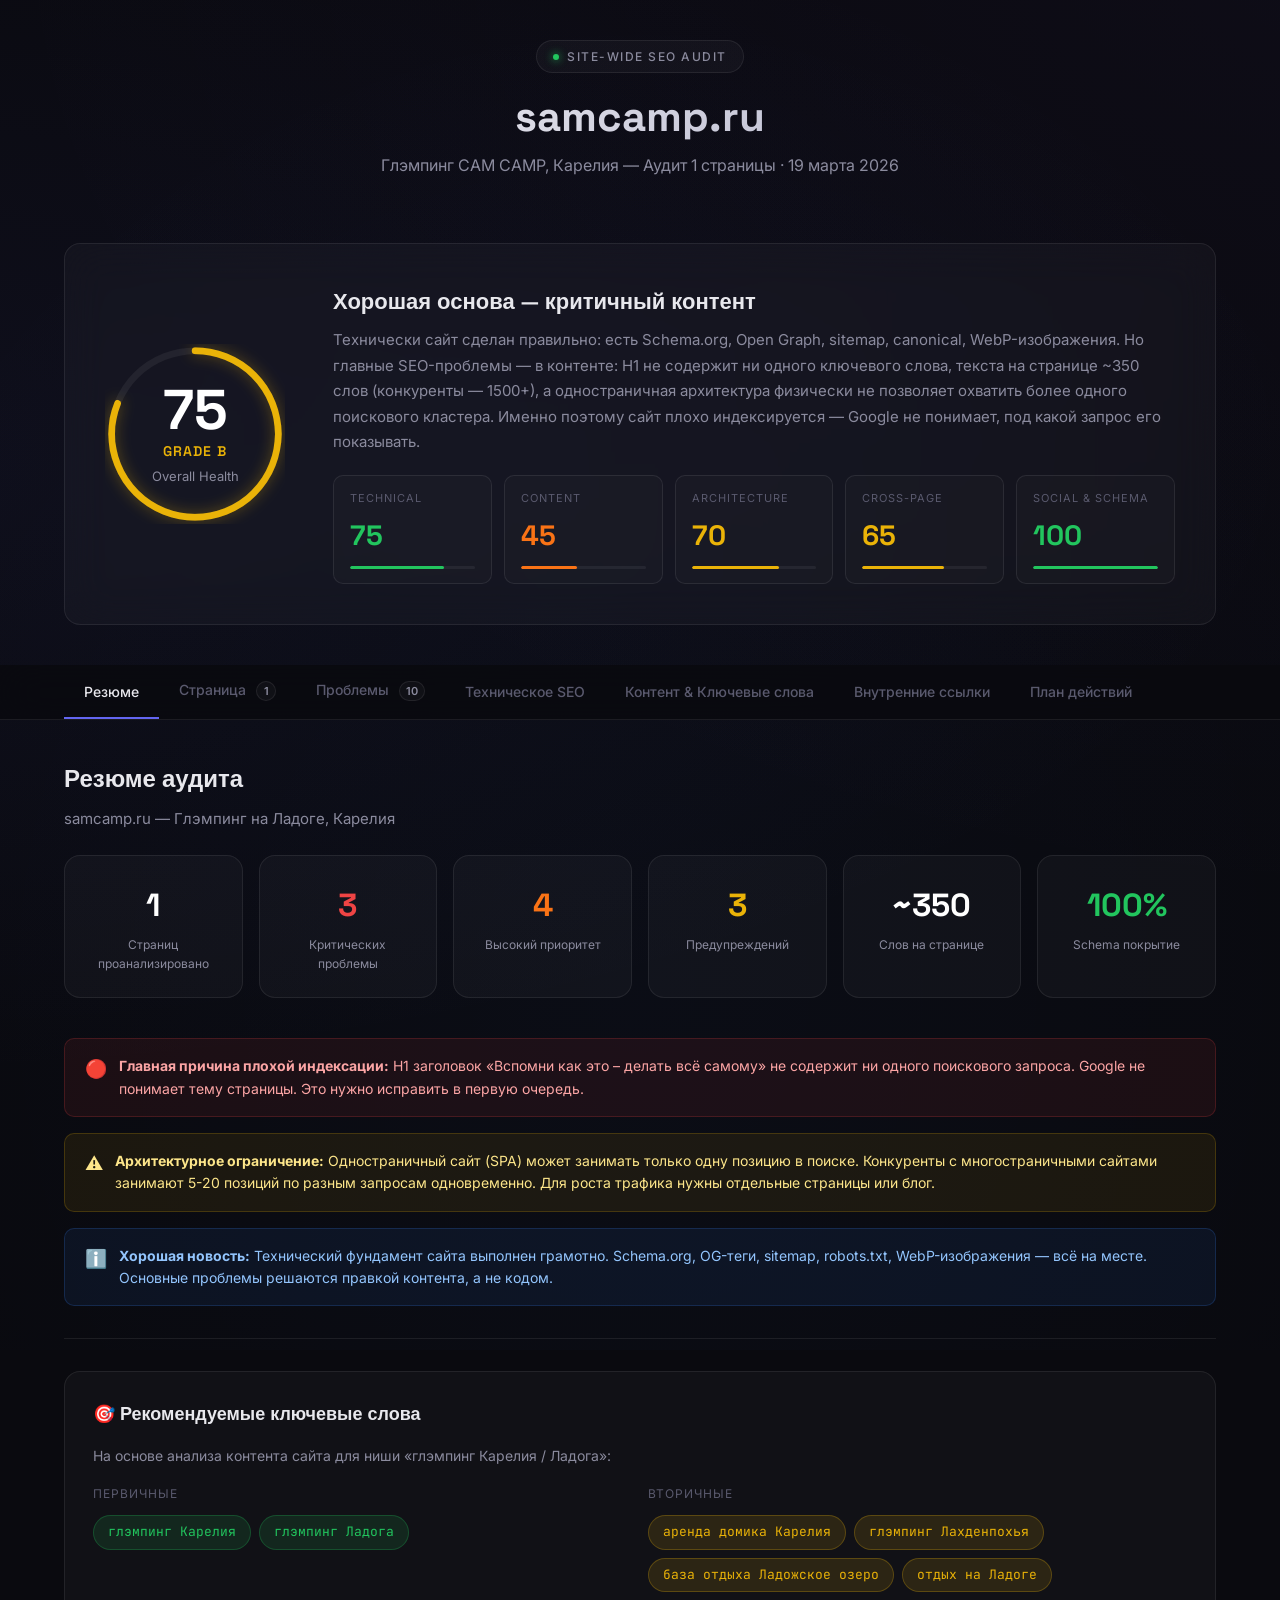
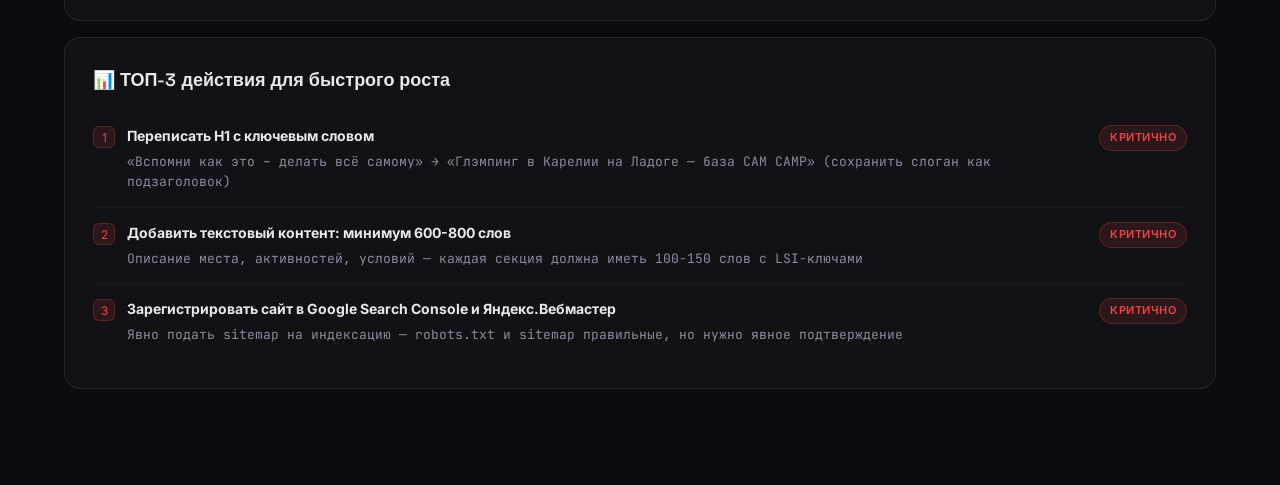
<file: seo-audit-samcamp.html>
<!DOCTYPE html>
<html lang="ru">
<head>
<meta charset="UTF-8">
<meta name="viewport" content="width=device-width, initial-scale=1.0">
<title>SEO Audit — samcamp.ru</title>
<style>
  @import url('https://fonts.googleapis.com/css2?family=Space+Grotesk:wght@400;500;600;700&family=Inter:wght@400;500;600&family=JetBrains+Mono:wght@400;500&display=swap');

  * { margin: 0; padding: 0; box-sizing: border-box; }

  :root {
    --bg: #0a0a0f;
    --bg-card: rgba(255,255,255,0.03);
    --bg-card-hover: rgba(255,255,255,0.06);
    --border: rgba(255,255,255,0.08);
    --border-hover: rgba(255,255,255,0.15);
    --text: #e8e8ed;
    --text-secondary: #8b8b9e;
    --text-muted: #5a5a6e;
    --accent: #6366f1;
    --accent-glow: rgba(99,102,241,0.3);
    --green: #22c55e;
    --green-bg: rgba(34,197,94,0.12);
    --green-border: rgba(34,197,94,0.25);
    --yellow: #eab308;
    --yellow-bg: rgba(234,179,8,0.12);
    --yellow-border: rgba(234,179,8,0.25);
    --red: #ef4444;
    --red-bg: rgba(239,68,68,0.12);
    --red-border: rgba(239,68,68,0.25);
    --blue: #3b82f6;
    --blue-bg: rgba(59,130,246,0.12);
    --orange: #f97316;
    --orange-bg: rgba(249,115,22,0.12);
    --orange-border: rgba(249,115,22,0.25);
    --purple: #a78bfa;
    --purple-bg: rgba(167,139,250,0.08);
    --purple-border: rgba(167,139,250,0.15);
    --radius: 16px;
    --radius-sm: 10px;
    --radius-xs: 6px;
  }

  ::selection { background: var(--accent); color: white; }

  body {
    font-family: 'Inter', -apple-system, BlinkMacSystemFont, sans-serif;
    background: var(--bg);
    color: var(--text);
    line-height: 1.6;
    min-height: 100vh;
    overflow-x: hidden;
  }

  body::before {
    content: '';
    position: fixed;
    top: -50%; left: -50%;
    width: 200%; height: 200%;
    background: radial-gradient(ellipse at 20% 50%, rgba(99,102,241,0.06) 0%, transparent 50%),
                radial-gradient(ellipse at 80% 20%, rgba(139,92,246,0.04) 0%, transparent 50%),
                radial-gradient(ellipse at 50% 80%, rgba(59,130,246,0.03) 0%, transparent 50%);
    z-index: -1;
    animation: ambientDrift 20s ease-in-out infinite;
  }
  @keyframes ambientDrift {
    0%, 100% { transform: translate(0, 0); }
    33% { transform: translate(-2%, 1%); }
    66% { transform: translate(1%, -1%); }
  }

  ::-webkit-scrollbar { width: 6px; }
  ::-webkit-scrollbar-track { background: transparent; }
  ::-webkit-scrollbar-thumb { background: rgba(255,255,255,0.1); border-radius: 3px; }
  ::-webkit-scrollbar-thumb:hover { background: rgba(255,255,255,0.2); }

  .container { max-width: 1200px; margin: 0 auto; padding: 0 24px; }

  .header { padding: 40px 0 0; text-align: center; }
  .header-badge {
    display: inline-flex; align-items: center; gap: 8px;
    padding: 6px 16px;
    background: var(--bg-card); border: 1px solid var(--border);
    border-radius: 100px; font-size: 12px; font-weight: 500;
    color: var(--text-secondary); text-transform: uppercase;
    letter-spacing: 1.5px; margin-bottom: 20px;
  }
  .header-badge .dot {
    width: 6px; height: 6px; border-radius: 50%;
    background: var(--green); box-shadow: 0 0 8px var(--green);
    animation: pulse 2s ease-in-out infinite;
  }
  @keyframes pulse { 0%, 100% { opacity: 1; } 50% { opacity: 0.4; } }

  .header h1 {
    font-family: 'Space Grotesk', sans-serif;
    font-size: 42px; font-weight: 700; line-height: 1.15;
    margin-bottom: 12px;
    background: linear-gradient(135deg, #fff 0%, #a5a5c0 100%);
    -webkit-background-clip: text; -webkit-text-fill-color: transparent;
  }
  .header .subtitle { font-size: 16px; color: var(--text-secondary); margin-bottom: 32px; }

  .score-section {
    display: flex; align-items: center; gap: 48px;
    margin-bottom: 40px; padding: 40px;
    background: var(--bg-card); border: 1px solid var(--border);
    border-radius: var(--radius); backdrop-filter: blur(20px);
  }
  .score-circle-wrap { position: relative; flex-shrink: 0; }
  .score-circle {
    width: 180px; height: 180px; border-radius: 50%;
    display: flex; align-items: center; justify-content: center;
    flex-direction: column; position: relative;
  }
  .score-circle svg {
    position: absolute; top: 0; left: 0;
    width: 100%; height: 100%; transform: rotate(-90deg);
  }
  .score-circle svg circle { fill: none; stroke-width: 6; stroke-linecap: round; }
  .score-circle svg .bg-ring { stroke: rgba(255,255,255,0.06); }
  .score-circle svg .progress-ring {
    stroke: var(--yellow); stroke-dasharray: 502; stroke-dashoffset: 126;
    filter: drop-shadow(0 0 6px rgba(234,179,8,0.4));
    transition: stroke-dashoffset 1.5s ease-out;
  }
  .score-number {
    font-family: 'Space Grotesk', sans-serif; font-size: 56px; font-weight: 700;
    line-height: 1; color: white; position: relative; z-index: 1;
  }
  .score-grade {
    font-family: 'Space Grotesk', sans-serif; font-size: 14px; font-weight: 600;
    color: var(--yellow); text-transform: uppercase; letter-spacing: 1px;
    position: relative; z-index: 1; margin-top: 2px;
  }
  .score-label { font-size: 13px; color: var(--text-secondary); position: relative; z-index: 1; margin-top: 4px; }
  .score-details { flex: 1; }
  .score-details h2 {
    font-family: 'Space Grotesk', sans-serif; font-size: 22px; font-weight: 600; margin-bottom: 8px;
  }
  .score-details p { color: var(--text-secondary); font-size: 15px; line-height: 1.7; margin-bottom: 20px; }

  .sub-scores { display: grid; grid-template-columns: repeat(auto-fit, minmax(120px, 1fr)); gap: 12px; }
  .sub-score {
    padding: 14px 16px; background: rgba(255,255,255,0.02);
    border: 1px solid var(--border); border-radius: var(--radius-sm);
  }
  .sub-score-label { font-size: 11px; text-transform: uppercase; letter-spacing: 1px; color: var(--text-muted); margin-bottom: 6px; }
  .sub-score-value { font-family: 'Space Grotesk', sans-serif; font-size: 28px; font-weight: 700; }
  .sub-score-bar { height: 3px; border-radius: 2px; background: rgba(255,255,255,0.06); margin-top: 8px; overflow: hidden; }
  .sub-score-bar-fill { height: 100%; border-radius: 2px; transition: width 1s ease-out; }

  .tabs {
    position: sticky; top: 0; z-index: 100;
    background: rgba(10,10,15,0.85); backdrop-filter: blur(20px);
    border-bottom: 1px solid var(--border);
  }
  .tabs-inner {
    max-width: 1200px; margin: 0 auto; padding: 0 24px;
    display: flex; gap: 0; overflow-x: auto; scrollbar-width: none;
  }
  .tabs-inner::-webkit-scrollbar { display: none; }
  .tab-btn {
    padding: 16px 20px; font-family: 'Inter', sans-serif; font-size: 14px;
    font-weight: 500; color: var(--text-muted); background: none; border: none;
    border-bottom: 2px solid transparent; cursor: pointer; white-space: nowrap; transition: all 0.2s;
  }
  .tab-btn:hover { color: var(--text-secondary); }
  .tab-btn.active { color: var(--text); border-bottom-color: var(--accent); }
  .tab-btn .tab-count {
    display: inline-flex; align-items: center; justify-content: center;
    min-width: 20px; height: 20px; padding: 0 6px;
    background: var(--bg-card); border: 1px solid var(--border);
    border-radius: 100px; font-size: 11px; font-weight: 600;
    margin-left: 6px; color: var(--text-secondary);
  }
  .tab-btn.active .tab-count { background: var(--accent); border-color: var(--accent); color: white; }

  .tab-content { display: none; padding: 40px 0 80px; }
  .tab-content.active { display: block; }

  .stats-grid { display: grid; grid-template-columns: repeat(6, 1fr); gap: 16px; margin-bottom: 40px; }
  .stat-card {
    padding: 24px; background: var(--bg-card); border: 1px solid var(--border);
    border-radius: var(--radius); text-align: center; transition: border-color 0.2s;
  }
  .stat-card:hover { border-color: var(--border-hover); }
  .stat-value { font-family: 'Space Grotesk', sans-serif; font-size: 32px; font-weight: 700; color: white; margin-bottom: 4px; }
  .stat-label { font-size: 12px; color: var(--text-secondary); }

  .card {
    background: var(--bg-card); border: 1px solid var(--border);
    border-radius: var(--radius); padding: 28px; margin-bottom: 16px; transition: border-color 0.2s;
  }
  .card:hover { border-color: var(--border-hover); }
  .card-title {
    font-family: 'Space Grotesk', sans-serif; font-size: 18px; font-weight: 600;
    display: flex; align-items: center; gap: 12px;
  }

  .section-title { font-family: 'Space Grotesk', sans-serif; font-size: 24px; font-weight: 700; margin-bottom: 8px; }
  .section-subtitle { color: var(--text-secondary); font-size: 15px; margin-bottom: 24px; }

  .checklist-item {
    display: flex; align-items: flex-start; gap: 12px;
    padding: 14px 0; border-bottom: 1px solid rgba(255,255,255,0.04);
  }
  .checklist-item:last-child { border-bottom: none; }
  .check-icon {
    width: 22px; height: 22px; border-radius: 6px; flex-shrink: 0;
    display: flex; align-items: center; justify-content: center;
    font-size: 12px; margin-top: 1px;
  }
  .check-icon.pass { background: var(--green-bg); color: var(--green); border: 1px solid var(--green-border); }
  .check-icon.fail { background: var(--red-bg); color: var(--red); border: 1px solid var(--red-border); }
  .check-icon.warn { background: var(--yellow-bg); color: var(--yellow); border: 1px solid var(--yellow-border); }
  .check-text { font-size: 14px; color: var(--text); flex: 1; }
  .check-sub { font-size: 13px; color: var(--text-secondary); margin-top: 4px; font-family: 'JetBrains Mono', monospace; }

  .badge {
    display: inline-flex; align-items: center; padding: 3px 10px;
    border-radius: 100px; font-size: 11px; font-weight: 600; text-transform: uppercase; letter-spacing: 0.5px;
  }
  .badge-red { background: var(--red-bg); color: var(--red); border: 1px solid var(--red-border); }
  .badge-yellow { background: var(--yellow-bg); color: var(--yellow); border: 1px solid var(--yellow-border); }
  .badge-green { background: var(--green-bg); color: var(--green); border: 1px solid var(--green-border); }
  .badge-orange { background: var(--orange-bg); color: var(--orange); border: 1px solid var(--orange-border); }

  .action-item {
    background: var(--bg-card); border: 1px solid var(--border);
    border-radius: var(--radius-sm); padding: 24px; margin-bottom: 12px;
    display: flex; gap: 20px; align-items: flex-start; transition: border-color 0.2s;
  }
  .action-item:hover { border-color: var(--border-hover); }
  .action-item.critical { border-left: 3px solid var(--red); }
  .action-item.high { border-left: 3px solid var(--orange); }
  .action-item.medium { border-left: 3px solid var(--yellow); }
  .action-item.low { border-left: 3px solid var(--text-muted); }
  .action-number {
    font-family: 'Space Grotesk', sans-serif; font-size: 24px; font-weight: 700;
    color: var(--accent); flex-shrink: 0; width: 36px; text-align: center; opacity: 0.5;
  }
  .action-content { flex: 1; }
  .action-title { font-weight: 600; font-size: 15px; margin-bottom: 6px; }
  .action-desc { font-size: 14px; color: var(--text-secondary); line-height: 1.6; }
  .action-impact { margin-top: 8px; font-size: 13px; font-weight: 500; }
  .action-impact.high { color: var(--red); }
  .action-impact.medium { color: var(--yellow); }
  .action-impact.low { color: var(--text-muted); }

  .page-table { width: 100%; border-collapse: collapse; }
  .page-table th {
    text-align: left; padding: 12px 16px; font-size: 11px;
    text-transform: uppercase; letter-spacing: 1px; color: var(--text-muted);
    border-bottom: 1px solid var(--border); font-weight: 600;
  }
  .page-table td {
    padding: 12px 16px; font-size: 14px;
    border-bottom: 1px solid rgba(255,255,255,0.03); vertical-align: top;
  }
  .page-table tr:hover td { background: rgba(255,255,255,0.02); }
  .page-url { font-family: 'JetBrains Mono', monospace; font-size: 13px; color: var(--accent); }

  .lsi-cloud { display: flex; flex-wrap: wrap; gap: 8px; margin-top: 12px; }
  .lsi-tag {
    padding: 6px 14px; border-radius: 100px; font-size: 13px;
    font-family: 'JetBrains Mono', monospace; transition: all 0.2s;
  }
  .lsi-tag.found { background: var(--green-bg); border: 1px solid var(--green-border); color: var(--green); }
  .lsi-tag.missing { background: var(--red-bg); border: 1px solid var(--red-border); color: var(--red); opacity: 0.8; }
  .lsi-tag.partial { background: var(--yellow-bg); border: 1px solid var(--yellow-border); color: var(--yellow); }

  .grid-2 { display: grid; grid-template-columns: 1fr 1fr; gap: 16px; }
  .grid-3 { display: grid; grid-template-columns: 1fr 1fr 1fr; gap: 16px; }

  .info-row { display: flex; justify-content: space-between; align-items: flex-start; padding: 10px 0; border-bottom: 1px solid rgba(255,255,255,0.04); }
  .info-row:last-child { border-bottom: none; }
  .info-key { font-size: 13px; color: var(--text-secondary); flex-shrink: 0; margin-right: 16px; }
  .info-val { font-size: 13px; color: var(--text); text-align: right; font-family: 'JetBrains Mono', monospace; }

  .alert-box {
    padding: 16px 20px; border-radius: var(--radius-sm); margin-bottom: 16px;
    display: flex; align-items: flex-start; gap: 12px; font-size: 14px;
  }
  .alert-box.critical { background: rgba(239,68,68,0.08); border: 1px solid rgba(239,68,68,0.2); color: #fca5a5; }
  .alert-box.warning { background: rgba(234,179,8,0.08); border: 1px solid rgba(234,179,8,0.2); color: #fde68a; }
  .alert-box.info { background: rgba(59,130,246,0.08); border: 1px solid rgba(59,130,246,0.2); color: #93c5fd; }
  .alert-icon { font-size: 18px; flex-shrink: 0; }

  code {
    font-family: 'JetBrains Mono', monospace; font-size: 13px;
    background: rgba(255,255,255,0.06); padding: 2px 8px; border-radius: 4px; color: var(--purple);
  }

  .divider { height: 1px; background: var(--border); margin: 32px 0; }

  @media (max-width: 900px) {
    .stats-grid { grid-template-columns: repeat(3, 1fr); }
    .grid-2 { grid-template-columns: 1fr; }
    .grid-3 { grid-template-columns: 1fr 1fr; }
  }
  @media (max-width: 640px) {
    .header h1 { font-size: 28px; }
    .score-section { flex-direction: column; text-align: center; padding: 24px; gap: 24px; }
    .stats-grid { grid-template-columns: repeat(2, 1fr); }
    .sub-scores { grid-template-columns: repeat(2, 1fr); }
    .grid-3 { grid-template-columns: 1fr; }
  }
</style>
</head>
<body>

<div class="header">
  <div class="container">
    <div class="header-badge"><span class="dot"></span> Site-Wide SEO Audit</div>
    <h1>samcamp.ru</h1>
    <p class="subtitle">Глэмпинг САМ CAMP, Карелия — Аудит 1 страницы · 19 марта 2026</p>
  </div>
</div>

<!-- SCORE OVERVIEW -->
<div class="container" style="padding-top: 32px; padding-bottom: 0;">
  <div class="score-section">
    <div class="score-circle-wrap">
      <div class="score-circle">
        <svg viewBox="0 0 160 160">
          <circle class="bg-ring" cx="80" cy="80" r="74"/>
          <circle class="progress-ring" cx="80" cy="80" r="74"/>
        </svg>
        <span class="score-number">75</span>
        <span class="score-grade">Grade B</span>
        <span class="score-label">Overall Health</span>
      </div>
    </div>
    <div class="score-details">
      <h2>Хорошая основа — критичный контент</h2>
      <p>Технически сайт сделан правильно: есть Schema.org, Open Graph, sitemap, canonical, WebP-изображения. Но главные SEO-проблемы — в контенте: H1 не содержит ни одного ключевого слова, текста на странице ~350 слов (конкуренты — 1500+), а одностраничная архитектура физически не позволяет охватить более одного поискового кластера. Именно поэтому сайт плохо индексируется — Google не понимает, под какой запрос его показывать.</p>
      <div class="sub-scores">
        <div class="sub-score">
          <div class="sub-score-label">Technical</div>
          <div class="sub-score-value" style="color: var(--green)">75</div>
          <div class="sub-score-bar"><div class="sub-score-bar-fill" style="width:75%; background: var(--green)"></div></div>
        </div>
        <div class="sub-score">
          <div class="sub-score-label">Content</div>
          <div class="sub-score-value" style="color: var(--orange)">45</div>
          <div class="sub-score-bar"><div class="sub-score-bar-fill" style="width:45%; background: var(--orange)"></div></div>
        </div>
        <div class="sub-score">
          <div class="sub-score-label">Architecture</div>
          <div class="sub-score-value" style="color: var(--yellow)">70</div>
          <div class="sub-score-bar"><div class="sub-score-bar-fill" style="width:70%; background: var(--yellow)"></div></div>
        </div>
        <div class="sub-score">
          <div class="sub-score-label">Cross-Page</div>
          <div class="sub-score-value" style="color: var(--yellow)">65</div>
          <div class="sub-score-bar"><div class="sub-score-bar-fill" style="width:65%; background: var(--yellow)"></div></div>
        </div>
        <div class="sub-score">
          <div class="sub-score-label">Social & Schema</div>
          <div class="sub-score-value" style="color: var(--green)">100</div>
          <div class="sub-score-bar"><div class="sub-score-bar-fill" style="width:100%; background: var(--green)"></div></div>
        </div>
      </div>
    </div>
  </div>
</div>

<!-- TABS -->
<div class="tabs">
  <div class="tabs-inner">
    <button class="tab-btn active" onclick="switchTab('executive')">Резюме</button>
    <button class="tab-btn" onclick="switchTab('pages')">Страница <span class="tab-count">1</span></button>
    <button class="tab-btn" onclick="switchTab('sitewide')">Проблемы <span class="tab-count">10</span></button>
    <button class="tab-btn" onclick="switchTab('technical')">Техническое SEO</button>
    <button class="tab-btn" onclick="switchTab('content')">Контент & Ключевые слова</button>
    <button class="tab-btn" onclick="switchTab('linking')">Внутренние ссылки</button>
    <button class="tab-btn" onclick="switchTab('actions')">План действий</button>
  </div>
</div>

<!-- ==================== TAB 1: РЕЗЮМЕ ==================== -->
<div id="tab-executive" class="tab-content active">
<div class="container">

  <div class="section-title">Резюме аудита</div>
  <div class="section-subtitle">samcamp.ru — Глэмпинг на Ладоге, Карелия</div>

  <div class="stats-grid">
    <div class="stat-card">
      <div class="stat-value">1</div>
      <div class="stat-label">Страниц проанализировано</div>
    </div>
    <div class="stat-card">
      <div class="stat-value" style="color: var(--red)">3</div>
      <div class="stat-label">Критических проблемы</div>
    </div>
    <div class="stat-card">
      <div class="stat-value" style="color: var(--orange)">4</div>
      <div class="stat-label">Высокий приоритет</div>
    </div>
    <div class="stat-card">
      <div class="stat-value" style="color: var(--yellow)">3</div>
      <div class="stat-label">Предупреждений</div>
    </div>
    <div class="stat-card">
      <div class="stat-value">~350</div>
      <div class="stat-label">Слов на странице</div>
    </div>
    <div class="stat-card">
      <div class="stat-value" style="color: var(--green)">100%</div>
      <div class="stat-label">Schema покрытие</div>
    </div>
  </div>

  <div class="alert-box critical">
    <span class="alert-icon">🔴</span>
    <div><strong>Главная причина плохой индексации:</strong> H1 заголовок «Вспомни как это – делать всё самому» не содержит ни одного поискового запроса. Google не понимает тему страницы. Это нужно исправить в первую очередь.</div>
  </div>

  <div class="alert-box warning">
    <span class="alert-icon">⚠️</span>
    <div><strong>Архитектурное ограничение:</strong> Одностраничный сайт (SPA) может занимать только одну позицию в поиске. Конкуренты с многостраничными сайтами занимают 5-20 позиций по разным запросам одновременно. Для роста трафика нужны отдельные страницы или блог.</div>
  </div>

  <div class="alert-box info">
    <span class="alert-icon">ℹ️</span>
    <div><strong>Хорошая новость:</strong> Технический фундамент сайта выполнен грамотно. Schema.org, OG-теги, sitemap, robots.txt, WebP-изображения — всё на месте. Основные проблемы решаются правкой контента, а не кодом.</div>
  </div>

  <div class="divider"></div>

  <div class="card">
    <div class="card-title" style="margin-bottom: 16px;">🎯 Рекомендуемые ключевые слова</div>
    <p style="font-size:14px; color:var(--text-secondary); margin-bottom:16px;">На основе анализа контента сайта для ниши «глэмпинг Карелия / Ладога»:</p>
    <div class="grid-2">
      <div>
        <p style="font-size:12px; text-transform:uppercase; letter-spacing:1px; color:var(--text-muted); margin-bottom:10px;">Первичные</p>
        <div class="lsi-cloud">
          <span class="lsi-tag found">глэмпинг Карелия</span>
          <span class="lsi-tag found">глэмпинг Ладога</span>
        </div>
      </div>
      <div>
        <p style="font-size:12px; text-transform:uppercase; letter-spacing:1px; color:var(--text-muted); margin-bottom:10px;">Вторичные</p>
        <div class="lsi-cloud">
          <span class="lsi-tag partial">аренда домика Карелия</span>
          <span class="lsi-tag partial">глэмпинг Лахденпохья</span>
          <span class="lsi-tag partial">база отдыха Ладожское озеро</span>
          <span class="lsi-tag partial">отдых на Ладоге</span>
        </div>
      </div>
    </div>
  </div>

  <div class="card">
    <div class="card-title" style="margin-bottom: 16px;">📊 ТОП-3 действия для быстрого роста</div>
    <div class="checklist-item">
      <div class="check-icon fail">1</div>
      <div class="check-text">
        <strong>Переписать H1 с ключевым словом</strong>
        <div class="check-sub">«Вспомни как это – делать всё самому» → «Глэмпинг в Карелии на Ладоге — база САМ CAMP» (сохранить слоган как подзаголовок)</div>
      </div>
      <span class="badge badge-red">КРИТИЧНО</span>
    </div>
    <div class="checklist-item">
      <div class="check-icon fail">2</div>
      <div class="check-text">
        <strong>Добавить текстовый контент: минимум 600-800 слов</strong>
        <div class="check-sub">Описание места, активностей, условий — каждая секция должна иметь 100-150 слов с LSI-ключами</div>
      </div>
      <span class="badge badge-red">КРИТИЧНО</span>
    </div>
    <div class="checklist-item">
      <div class="check-icon fail">3</div>
      <div class="check-text">
        <strong>Зарегистрировать сайт в Google Search Console и Яндекс.Вебмастер</strong>
        <div class="check-sub">Явно подать sitemap на индексацию — robots.txt и sitemap правильные, но нужно явное подтверждение</div>
      </div>
      <span class="badge badge-red">КРИТИЧНО</span>
    </div>
  </div>

</div>
</div>

<!-- ==================== TAB 2: СТРАНИЦА ==================== -->
<div id="tab-pages" class="tab-content">
<div class="container">

  <div class="section-title">Анализ страницы</div>
  <div class="section-subtitle">index.html → https://samcamp.ru/</div>

  <div class="card" style="margin-bottom:24px;">
    <div class="card-title" style="margin-bottom:16px; font-size:16px; font-family:'JetBrains Mono',monospace; color:var(--accent)">https://samcamp.ru/</div>

    <div class="grid-2">
      <div>
        <p style="font-size:12px;text-transform:uppercase;letter-spacing:1px;color:var(--text-muted);margin-bottom:12px;">META-ДАННЫЕ</p>
        <div class="info-row">
          <span class="info-key">Title</span>
          <span class="info-val" style="color:var(--yellow)">52 символа ✓</span>
        </div>
        <div class="info-row">
          <span class="info-key">Meta description</span>
          <span class="info-val" style="color:var(--yellow)">121 символ ⚠️</span>
        </div>
        <div class="info-row">
          <span class="info-key">Canonical</span>
          <span class="info-val" style="color:var(--green)">Присутствует ✓</span>
        </div>
        <div class="info-row">
          <span class="info-key">Lang</span>
          <span class="info-val" style="color:var(--green)">ru ✓</span>
        </div>
        <div class="info-row">
          <span class="info-key">Robots</span>
          <span class="info-val" style="color:var(--green)">index, follow ✓</span>
        </div>
        <div class="info-row">
          <span class="info-key">OG:title / image</span>
          <span class="info-val" style="color:var(--green)">Присутствует ✓</span>
        </div>
        <div class="info-row">
          <span class="info-key">Twitter Card</span>
          <span class="info-val" style="color:var(--green)">summary_large_image ✓</span>
        </div>
        <div class="info-row">
          <span class="info-key">Schema.org</span>
          <span class="info-val" style="color:var(--green)">LodgingBusiness ✓</span>
        </div>
      </div>
      <div>
        <p style="font-size:12px;text-transform:uppercase;letter-spacing:1px;color:var(--text-muted);margin-bottom:12px;">КОНТЕНТ</p>
        <div class="info-row">
          <span class="info-key">Слов на странице</span>
          <span class="info-val" style="color:var(--red)">~350 ✗</span>
        </div>
        <div class="info-row">
          <span class="info-key">H1 (количество)</span>
          <span class="info-val" style="color:var(--green)">1 ✓</span>
        </div>
        <div class="info-row">
          <span class="info-key">H1 (содержит ключ)</span>
          <span class="info-val" style="color:var(--red)">НЕТ ✗</span>
        </div>
        <div class="info-row">
          <span class="info-key">H2 (количество)</span>
          <span class="info-val">5</span>
        </div>
        <div class="info-row">
          <span class="info-key">H3 (количество)</span>
          <span class="info-val">12</span>
        </div>
        <div class="info-row">
          <span class="info-key">Изображений</span>
          <span class="info-val" style="color:var(--green)">8 (все с alt) ✓</span>
        </div>
        <div class="info-row">
          <span class="info-key">Формат изображений</span>
          <span class="info-val" style="color:var(--green)">WebP ✓</span>
        </div>
        <div class="info-row">
          <span class="info-key">Lazy loading</span>
          <span class="info-val" style="color:var(--green)">Да ✓</span>
        </div>
      </div>
    </div>
  </div>

  <div class="card">
    <div class="card-title" style="margin-bottom:16px;">Заголовочная структура</div>
    <div class="checklist-item">
      <div class="check-icon fail">H1</div>
      <div class="check-text">
        «Вспомни как это – делать всё самому.»
        <div class="check-sub" style="color:var(--red)">❌ Нет ключевых слов. Google не может определить тему страницы по H1.</div>
      </div>
    </div>
    <div class="checklist-item">
      <div class="check-icon warn">H2</div>
      <div class="check-text">
        Место / Как устроено / Спать / Что здесь / Вспомнить
        <div class="check-sub" style="color:var(--yellow)">⚠️ Ни один H2 не содержит поискового запроса. «Место» и «Спать» никто не ищет.</div>
      </div>
    </div>
    <div class="checklist-item">
      <div class="check-icon warn">H3</div>
      <div class="check-text">
        Сон / Огонь / Быт / Горы / РЫБАЛКА / СКАЛА / БАНЯ / ЛЕС / САП / Стоимость / Как добраться / Контакты
        <div class="check-sub" style="color:var(--yellow)">⚠️ «Рыбалка на Ладоге», «Дровяная баня», «Скалолазание Карелия» — упущены варианты с ключами.</div>
      </div>
    </div>
  </div>

  <div class="card">
    <div class="card-title" style="margin-bottom:16px;">Title и Meta Description</div>
    <div style="margin-bottom:16px;">
      <p style="font-size:12px;color:var(--text-muted);margin-bottom:6px;">ТЕКУЩИЙ TITLE (52 символа — в норме):</p>
      <code>Активный отдых в Карелии — база САМ CAMP на Ладоге</code>
    </div>
    <div class="alert-box warning" style="margin-bottom:16px;">
      <span class="alert-icon">💡</span>
      <div>Рекомендуемый title: <code>Глэмпинг в Карелии у Ладоги — САМ CAMP | от 12 000 ₽/ночь</code> (57 символов). Добавить цену — кликабельность повышается на 15-20%.</div>
    </div>
    <div style="margin-bottom:16px;">
      <p style="font-size:12px;color:var(--text-muted);margin-bottom:6px;">ТЕКУЩИЙ META DESCRIPTION (121 символ — нужно 150-160):</p>
      <code>Глэмпинг САМ — отдых в Карелии у Ладожского озера. Рыбалка, баня, скалы, SUP. 12 000 ₽/ночь. Забронируйте прямо сейчас.</code>
    </div>
    <div class="alert-box info">
      <span class="alert-icon">💡</span>
      <div>Рекомендуемый: <code>Глэмпинг в Карелии на берегу Ладожского озера. Дровяная баня, рыбалка, скалы, SUP — всё включено. 4 часа от Петербурга. Минимум 2 ночи. Бронируйте онлайн.</code> (158 символов)</div>
    </div>
  </div>

</div>
</div>

<!-- ==================== TAB 3: ПРОБЛЕМЫ ==================== -->
<div id="tab-sitewide" class="tab-content">
<div class="container">

  <div class="section-title">Все найденные проблемы</div>
  <div class="section-subtitle">Отсортировано по приоритету</div>

  <p style="font-size:12px;text-transform:uppercase;letter-spacing:1px;color:var(--red);margin-bottom:12px;">🔴 КРИТИЧНО</p>

  <div class="checklist-item">
    <div class="check-icon fail">✗</div>
    <div class="check-text">
      <strong>H1 не содержит ключевых слов</strong>
      <div class="check-sub">Текущий: «Вспомни как это – делать всё самому.» — это бренд-слоган, не поисковый запрос. Google использует H1 как главный сигнал темы страницы.</div>
    </div>
    <span class="badge badge-red">КРИТИЧНО</span>
  </div>
  <div class="checklist-item">
    <div class="check-icon fail">✗</div>
    <div class="check-text">
      <strong>Крайне тонкий контент: ~350 слов</strong>
      <div class="check-sub">Конкуренты в нише «глэмпинг Карелия» имеют 1500-3000 слов. Google считает страницы с менее чем 500 словами «тонким контентом» и снижает их в выдаче.</div>
    </div>
    <span class="badge badge-red">КРИТИЧНО</span>
  </div>
  <div class="checklist-item">
    <div class="check-icon fail">✗</div>
    <div class="check-text">
      <strong>Сайт не добавлен в Google Search Console / Яндекс.Вебмастер</strong>
      <div class="check-sub">Без верификации в GSC Google не получает явного сигнала индексировать сайт. Sitemap правильный, но нужна явная подача на индексацию.</div>
    </div>
    <span class="badge badge-red">КРИТИЧНО</span>
  </div>

  <div class="divider" style="margin:20px 0;"></div>
  <p style="font-size:12px;text-transform:uppercase;letter-spacing:1px;color:var(--orange);margin-bottom:12px;">🟠 ВЫСОКИЙ ПРИОРИТЕТ</p>

  <div class="checklist-item">
    <div class="check-icon fail">✗</div>
    <div class="check-text">
      <strong>Одностраничная архитектура ограничивает SEO-охват</strong>
      <div class="check-sub">Один URL — один шанс ранжироваться. Нет отдельных страниц под запросы «аренда домика Карелия», «что делать у Ладоги», «глэмпинг с баней» и т.д.</div>
    </div>
    <span class="badge badge-orange">ВЫСОКИЙ</span>
  </div>
  <div class="checklist-item">
    <div class="check-icon fail">✗</div>
    <div class="check-text">
      <strong>H2 заголовки не содержат ключевых слов</strong>
      <div class="check-sub">«Место», «Спать», «Что здесь» — Generic названия разделов. Должны быть: «Глэмпинг у Ладожского озера», «Размещение в Карелии», «Активный отдых на природе».</div>
    </div>
    <span class="badge badge-orange">ВЫСОКИЙ</span>
  </div>
  <div class="checklist-item">
    <div class="check-icon fail">✗</div>
    <div class="check-text">
      <strong>Нет FAQ-секции со структурированными данными</strong>
      <div class="check-sub">Запросы «как добраться», «сколько стоит», «что включено» — часто появляются как featured snippets. FAQPage Schema позволяет занять место в нулевой позиции.</div>
    </div>
    <span class="badge badge-orange">ВЫСОКИЙ</span>
  </div>
  <div class="checklist-item">
    <div class="check-icon fail">✗</div>
    <div class="check-text">
      <strong>Schema.org не использует весь потенциал</strong>
      <div class="check-sub">Тип LodgingBusiness хорош, но не хватает: amenityFeature (список удобств), makesOffer (с ценой), starRating или aggregateRating, checkinTime/checkoutTime, numberOfRooms.</div>
    </div>
    <span class="badge badge-orange">ВЫСОКИЙ</span>
  </div>

  <div class="divider" style="margin:20px 0;"></div>
  <p style="font-size:12px;text-transform:uppercase;letter-spacing:1px;color:var(--yellow);margin-bottom:12px;">🟡 СРЕДНИЙ ПРИОРИТЕТ</p>

  <div class="checklist-item">
    <div class="check-icon warn">⚠</div>
    <div class="check-text">
      <strong>Meta description короткий: 121 символ (норма 150-160)</strong>
      <div class="check-sub">Теряется ~25 символов убедительного текста. Google может сгенерировать свой description из контента страницы, что хуже.</div>
    </div>
    <span class="badge badge-yellow">СРЕДНИЙ</span>
  </div>
  <div class="checklist-item">
    <div class="check-icon warn">⚠</div>
    <div class="check-text">
      <strong>Нет отзывов и UGC-контента</strong>
      <div class="check-sub">Нет блока отзывов с Review Schema. Для бронирования отдыха социальные доказательства — ключевой фактор доверия и сигнал для Google.</div>
    </div>
    <span class="badge badge-yellow">СРЕДНИЙ</span>
  </div>
  <div class="checklist-item">
    <div class="check-icon warn">⚠</div>
    <div class="check-text">
      <strong>Meta keywords тег устарел</strong>
      <div class="check-sub"><code>&lt;meta name="keywords" content="глэмпинг, Карелия..."&gt;</code> — Google игнорирует с 2009 года. Яндекс — с 2021. Можно убрать.</div>
    </div>
    <span class="badge badge-yellow">СРЕДНИЙ</span>
  </div>

  <div class="divider" style="margin:20px 0;"></div>
  <p style="font-size:12px;text-transform:uppercase;letter-spacing:1px;color:var(--text-muted);margin-bottom:12px;">⚪ НИЗКИЙ ПРИОРИТЕТ</p>

  <div class="checklist-item">
    <div class="check-icon pass">✓</div>
    <div class="check-text" style="color:var(--text-muted)">
      <strong>Нет Breadcrumb навигации</strong>
      <div class="check-sub">Для одностраничного сайта некритично, но при расширении до многостраничного — важно добавить.</div>
    </div>
    <span class="badge" style="background:rgba(255,255,255,0.04);color:var(--text-muted);border:1px solid var(--border)">НИЗКИЙ</span>
  </div>

</div>
</div>

<!-- ==================== TAB 4: ТЕХНИЧЕСКОЕ ==================== -->
<div id="tab-technical" class="tab-content">
<div class="container">

  <div class="section-title">Техническое SEO</div>
  <div class="section-subtitle">Инфраструктура, robots.txt, sitemap, теги</div>

  <div class="grid-2">
    <div class="card">
      <div class="card-title" style="margin-bottom:16px;">robots.txt</div>
      <div class="checklist-item">
        <div class="check-icon pass">✓</div>
        <div class="check-text">Файл существует и корректен</div>
      </div>
      <div class="checklist-item">
        <div class="check-icon pass">✓</div>
        <div class="check-text">Все роботы разрешены (<code>Disallow:</code> пустой)</div>
      </div>
      <div class="checklist-item">
        <div class="check-icon pass">✓</div>
        <div class="check-text">Ссылка на sitemap указана: <code>https://samcamp.ru/sitemap.xml</code></div>
      </div>
      <div class="checklist-item">
        <div class="check-icon pass">✓</div>
        <div class="check-text">CSS и JS файлы не заблокированы</div>
      </div>
    </div>

    <div class="card">
      <div class="card-title" style="margin-bottom:16px;">sitemap.xml</div>
      <div class="checklist-item">
        <div class="check-icon pass">✓</div>
        <div class="check-text">Файл существует, валидный XML</div>
      </div>
      <div class="checklist-item">
        <div class="check-icon pass">✓</div>
        <div class="check-text">Содержит 1 URL: <code>https://samcamp.ru/</code></div>
      </div>
      <div class="checklist-item">
        <div class="check-icon pass">✓</div>
        <div class="check-text">lastmod: 2026-03-06 (актуально)</div>
      </div>
      <div class="checklist-item">
        <div class="check-icon pass">✓</div>
        <div class="check-text">priority: 1.0, changefreq: monthly</div>
      </div>
    </div>
  </div>

  <div class="card">
    <div class="card-title" style="margin-bottom:16px;">Теги и метаданные страницы</div>
    <div class="grid-2">
      <div>
        <div class="checklist-item">
          <div class="check-icon pass">✓</div>
          <div class="check-text">Canonical тег присутствует: <code>https://samcamp.ru/</code></div>
        </div>
        <div class="checklist-item">
          <div class="check-icon pass">✓</div>
          <div class="check-text">Viewport meta: <code>width=device-width, initial-scale=1.0</code></div>
        </div>
        <div class="checklist-item">
          <div class="check-icon pass">✓</div>
          <div class="check-text">lang="ru" на html-элементе</div>
        </div>
        <div class="checklist-item">
          <div class="check-icon pass">✓</div>
          <div class="check-text">robots: index, follow</div>
        </div>
        <div class="checklist-item">
          <div class="check-icon pass">✓</div>
          <div class="check-text">preconnect к fonts.googleapis.com и fonts.gstatic.com</div>
        </div>
        <div class="checklist-item">
          <div class="check-icon pass">✓</div>
          <div class="check-text">Яндекс.Метрика подключена (ID: 107136989)</div>
        </div>
      </div>
      <div>
        <div class="checklist-item">
          <div class="check-icon pass">✓</div>
          <div class="check-text">Favicon.ico и SVG-favicon</div>
        </div>
        <div class="checklist-item">
          <div class="check-icon pass">✓</div>
          <div class="check-text">theme-color: #080808 (PWA-метатег)</div>
        </div>
        <div class="checklist-item">
          <div class="check-icon pass">✓</div>
          <div class="check-text">JS загружается с атрибутом <code>defer</code></div>
        </div>
        <div class="checklist-item">
          <div class="check-icon pass">✓</div>
          <div class="check-text">CSS версионирован: <code>?v=1.4</code></div>
        </div>
        <div class="checklist-item">
          <div class="check-icon warn">⚠</div>
          <div class="check-text">Нет Google Analytics (только Яндекс.Метрика)</div>
        </div>
        <div class="checklist-item">
          <div class="check-icon warn">⚠</div>
          <div class="check-text">Заголовки безопасности сервера не проверены (локальный файл)</div>
        </div>
      </div>
    </div>
  </div>

  <div class="card">
    <div class="card-title" style="margin-bottom:16px;">Изображения</div>
    <div class="checklist-item">
      <div class="check-icon pass">✓</div>
      <div class="check-text">Все изображения используют формат WebP (современный формат)</div>
    </div>
    <div class="checklist-item">
      <div class="check-icon pass">✓</div>
      <div class="check-text">Все изображения имеют атрибут alt с описательным текстом</div>
    </div>
    <div class="checklist-item">
      <div class="check-icon pass">✓</div>
      <div class="check-text">Все изображения используют <code>loading="lazy"</code></div>
    </div>
    <div class="checklist-item">
      <div class="check-icon warn">⚠</div>
      <div class="check-text">
        Alt-тексты могут быть улучшены с ключевыми словами
        <div class="check-sub">«Дикий Дом снаружи» → «Глэмпинг-домик снаружи, Карелия» | «Баня у озера» → «Дровяная баня у Ладожского озера, глэмпинг»</div>
      </div>
    </div>
  </div>

  <div class="card">
    <div class="card-title" style="margin-bottom:16px;">Schema.org (JSON-LD)</div>
    <div class="checklist-item">
      <div class="check-icon pass">✓</div>
      <div class="check-text">Тип: <code>LodgingBusiness</code> — правильный выбор</div>
    </div>
    <div class="checklist-item">
      <div class="check-icon pass">✓</div>
      <div class="check-text">Есть name, description, url, telephone, image, address, geo, priceRange</div>
    </div>
    <div class="checklist-item">
      <div class="check-icon fail">✗</div>
      <div class="check-text">
        Нет <code>amenityFeature</code> — список удобств (баня, SUP, рыбалка, завтрак)
        <div class="check-sub">Google использует это для rich snippets в поиске по отелям/глэмпингу</div>
      </div>
    </div>
    <div class="checklist-item">
      <div class="check-icon fail">✗</div>
      <div class="check-text">
        Нет <code>makesOffer</code> / <code>priceSpecification</code>
        <div class="check-sub">Цена 12 000 ₽ есть в priceRange (текстом), но структурированное Offer помогает показать цену в поиске</div>
      </div>
    </div>
    <div class="checklist-item">
      <div class="check-icon fail">✗</div>
      <div class="check-text">
        Нет <code>aggregateRating</code> или <code>Review</code>
        <div class="check-sub">Звёзды и рейтинг в поисковой выдаче — самый заметный rich snippet для туризма</div>
      </div>
    </div>
    <div class="checklist-item">
      <div class="check-icon fail">✗</div>
      <div class="check-text">
        Нет <code>checkinTime</code>, <code>checkoutTime</code>, <code>numberOfRooms</code>
        <div class="check-sub">Полезные поля для тематики аренды жилья</div>
      </div>
    </div>
  </div>

</div>
</div>

<!-- ==================== TAB 5: КОНТЕНТ ==================== -->
<div id="tab-content" class="tab-content">
<div class="container">

  <div class="section-title">Контент и ключевые слова</div>
  <div class="section-subtitle">Семантическое покрытие, LSI-ключи, рекомендуемая стратегия</div>

  <div class="alert-box critical" style="margin-bottom:24px;">
    <span class="alert-icon">🔴</span>
    <div><strong>Проблема контентной глубины:</strong> На сайте ~350 слов видимого текста. Топ-10 конкурентов по запросу «глэмпинг Карелия» имеют 1200-3500 слов. Google оценивает «полноту» страницы — чем тоньше контент, тем ниже позиция. Текущий стиль («Топите сами. Рядом Ладога.») красив, но для SEO нужны развёрнутые описания.</div>
  </div>

  <div class="card" style="margin-bottom:24px;">
    <div class="card-title" style="margin-bottom:16px;">LSI-ключевые слова — наличие на сайте</div>
    <p style="font-size:13px;color:var(--text-secondary);margin-bottom:16px;">
      🟢 Найдено на сайте &nbsp; 🔴 Отсутствует (упущена семантика) &nbsp; 🟡 Частично
    </p>

    <div style="margin-bottom:16px;">
      <p style="font-size:12px;color:var(--text-muted);margin-bottom:8px;text-transform:uppercase;letter-spacing:1px;">Локационные термины</p>
      <div class="lsi-cloud">
        <span class="lsi-tag found">Карелия</span>
        <span class="lsi-tag found">Ладожское озеро</span>
        <span class="lsi-tag found">Лахденпохья</span>
        <span class="lsi-tag found">Змеиная скала</span>
        <span class="lsi-tag found">4 часа от Петербурга</span>
        <span class="lsi-tag found">А-121</span>
        <span class="lsi-tag missing">Выборгский район</span>
        <span class="lsi-tag missing">Северная Ладога</span>
        <span class="lsi-tag missing">Карельский перешеек</span>
      </div>
    </div>

    <div style="margin-bottom:16px;">
      <p style="font-size:12px;color:var(--text-muted);margin-bottom:8px;text-transform:uppercase;letter-spacing:1px;">Активности</p>
      <div class="lsi-cloud">
        <span class="lsi-tag found">рыбалка</span>
        <span class="lsi-tag found">баня</span>
        <span class="lsi-tag found">скала</span>
        <span class="lsi-tag found">лес</span>
        <span class="lsi-tag found">SUP</span>
        <span class="lsi-tag found">грибы</span>
        <span class="lsi-tag missing">байдарка</span>
        <span class="lsi-tag missing">каяк</span>
        <span class="lsi-tag missing">пешие прогулки</span>
        <span class="lsi-tag missing">скалолазание</span>
        <span class="lsi-tag missing">купание</span>
        <span class="lsi-tag missing">закат</span>
        <span class="lsi-tag missing">фотосессия</span>
      </div>
    </div>

    <div style="margin-bottom:16px;">
      <p style="font-size:12px;color:var(--text-muted);margin-bottom:8px;text-transform:uppercase;letter-spacing:1px;">Условия проживания</p>
      <div class="lsi-cloud">
        <span class="lsi-tag found">домик</span>
        <span class="lsi-tag found">кровать</span>
        <span class="lsi-tag found">отопление</span>
        <span class="lsi-tag found">постельное</span>
        <span class="lsi-tag found">завтрак</span>
        <span class="lsi-tag missing">электричество</span>
        <span class="lsi-tag missing">Wi-Fi</span>
        <span class="lsi-tag missing">туалет</span>
        <span class="lsi-tag missing">кухня</span>
        <span class="lsi-tag missing">гриль</span>
        <span class="lsi-tag missing">парковка</span>
      </div>
    </div>

    <div style="margin-bottom:16px;">
      <p style="font-size:12px;color:var(--text-muted);margin-bottom:8px;text-transform:uppercase;letter-spacing:1px;">Ценовые и коммерческие термины</p>
      <div class="lsi-cloud">
        <span class="lsi-tag found">12 000 ₽ / ночь</span>
        <span class="lsi-tag found">всё включено</span>
        <span class="lsi-tag found">минимум 2 ночи</span>
        <span class="lsi-tag found">бронирование</span>
        <span class="lsi-tag missing">стоимость аренды</span>
        <span class="lsi-tag missing">цена за домик</span>
        <span class="lsi-tag missing">забронировать онлайн</span>
        <span class="lsi-tag missing">предоплата</span>
        <span class="lsi-tag missing">отмена брони</span>
      </div>
    </div>

    <div>
      <p style="font-size:12px;color:var(--text-muted);margin-bottom:8px;text-transform:uppercase;letter-spacing:1px;">Тематические LSI (нишевые)</p>
      <div class="lsi-cloud">
        <span class="lsi-tag found">глэмпинг</span>
        <span class="lsi-tag missing">загородный отдых</span>
        <span class="lsi-tag missing">экотуризм</span>
        <span class="lsi-tag missing">дикая природа</span>
        <span class="lsi-tag missing">отдых с детьми</span>
        <span class="lsi-tag missing">отдых для двоих</span>
        <span class="lsi-tag missing">романтический отдых</span>
        <span class="lsi-tag missing">отдых без интернета</span>
        <span class="lsi-tag missing">цифровой детокс</span>
        <span class="lsi-tag missing">сезон май-октябрь</span>
      </div>
    </div>
  </div>

  <div class="card">
    <div class="card-title" style="margin-bottom:16px;">💡 Рекомендуемые добавления контента</div>

    <div style="margin-bottom:20px; padding:16px; background:rgba(99,102,241,0.05); border:1px solid rgba(99,102,241,0.15); border-radius:var(--radius-sm);">
      <p style="font-weight:600;margin-bottom:8px;">1. FAQ-блок (высокий приоритет)</p>
      <p style="font-size:14px;color:var(--text-secondary);">Добавьте секцию «Вопросы и ответы» с 6-8 вопросами. Это позволяет занять Featured Snippets и People Also Ask. Вопросы: «Как добраться до глэмпинга?», «Что включено в стоимость?», «Можно ли с собаками?», «Есть ли Wi-Fi?», «Как далеко от Петербурга?», «Сколько стоит баня?»</p>
    </div>

    <div style="margin-bottom:20px; padding:16px; background:rgba(99,102,241,0.05); border:1px solid rgba(99,102,241,0.15); border-radius:var(--radius-sm);">
      <p style="font-weight:600;margin-bottom:8px;">2. Расширение описания активностей</p>
      <p style="font-size:14px;color:var(--text-secondary);">Каждый раздел (рыбалка, баня, скала) должен иметь 100-150 слов с LSI-ключами. Текущий текст: «Удочки у воды. Ладога не обещает улов» — красиво, но для SEO нужно: «Рыбалка на Ладожском озере — рядом с домиком есть удочки, наживка и лодочный причал. Ловят окуня, судака, щуку...»</p>
    </div>

    <div style="padding:16px; background:rgba(99,102,241,0.05); border:1px solid rgba(99,102,241,0.15); border-radius:var(--radius-sm);">
      <p style="font-weight:600;margin-bottom:8px;">3. Блок «Что взять с собой / Чего не брать»</p>
      <p style="font-size:14px;color:var(--text-secondary);">Практичный контент, который ищут перед поездкой. Охватывает запросы «что взять в глэмпинг», «что нужно на Ладогу» и добавляет 150-200 слов LSI-насыщенного текста.</p>
    </div>
  </div>

</div>
</div>

<!-- ==================== TAB 6: ВНУТРЕННИЕ ССЫЛКИ ==================== -->
<div id="tab-linking" class="tab-content">
<div class="container">

  <div class="section-title">Внутренние ссылки</div>
  <div class="section-subtitle">Структура навигации одностраничного сайта</div>

  <div class="alert-box info" style="margin-bottom:24px;">
    <span class="alert-icon">ℹ️</span>
    <div>Сайт одностраничный — все «внутренние ссылки» это якорные ссылки в пределах одного URL. Для Google это не настоящая внутренняя перелинковка между страницами.</div>
  </div>

  <div class="card">
    <div class="card-title" style="margin-bottom:16px;">Навигационные якорные ссылки</div>
    <table class="page-table">
      <thead>
        <tr>
          <th>Анкор</th>
          <th>Якорь</th>
          <th>Встречается</th>
          <th>Ключевое слово</th>
        </tr>
      </thead>
      <tbody>
        <tr>
          <td>МЕСТО</td>
          <td><span class="page-url">#mesto</span></td>
          <td>3×</td>
          <td><span class="badge badge-red">НЕТ</span></td>
        </tr>
        <tr>
          <td>КАК УСТРОЕНО</td>
          <td><span class="page-url">#ustrojstvo</span></td>
          <td>2×</td>
          <td><span class="badge badge-red">НЕТ</span></td>
        </tr>
        <tr>
          <td>СПАТЬ</td>
          <td><span class="page-url">#domik</span></td>
          <td>2×</td>
          <td><span class="badge badge-red">НЕТ</span></td>
        </tr>
        <tr>
          <td>ЧТО ЗДЕСЬ</td>
          <td><span class="page-url">#chto-delat</span></td>
          <td>2×</td>
          <td><span class="badge badge-red">НЕТ</span></td>
        </tr>
        <tr>
          <td>ПРИЕХАТЬ</td>
          <td><span class="page-url">#priehat</span></td>
          <td>2×</td>
          <td><span class="badge badge-red">НЕТ</span></td>
        </tr>
        <tr>
          <td>БРОНИРОВАТЬ</td>
          <td><span class="page-url">#bronirovat</span></td>
          <td>3×</td>
          <td><span class="badge badge-yellow">ЧАСТИЧНО</span></td>
        </tr>
      </tbody>
    </table>
  </div>

  <div class="card">
    <div class="card-title" style="margin-bottom:16px;">Внешние ссылки</div>
    <div class="checklist-item">
      <div class="check-icon pass">✓</div>
      <div class="check-text">
        Яндекс.Карты — 2 ссылки с <code>rel="noopener noreferrer"</code>
        <div class="check-sub">Хорошо: ссылки на карты укрепляют локальный SEO-сигнал</div>
      </div>
    </div>
    <div class="checklist-item">
      <div class="check-icon pass">✓</div>
      <div class="check-text">
        Telegram (@samcamp_ru) — 3 ссылки с <code>rel="noopener noreferrer"</code>
      </div>
    </div>
    <div class="checklist-item">
      <div class="check-icon pass">✓</div>
      <div class="check-text">
        mailto: info@samcamp.ru и tel: +7 950 047 44 55
      </div>
    </div>
    <div class="checklist-item">
      <div class="check-icon fail">✗</div>
      <div class="check-text">
        Нет ссылок на авторитетные источники (РЖД расписание, Tripadvisor, Яндекс.Путешествия)
        <div class="check-sub">1-2 исходящие ссылки на авторитетные сайты повышают доверие Google к странице</div>
      </div>
    </div>
  </div>

</div>
</div>

<!-- ==================== TAB 7: ПЛАН ДЕЙСТВИЙ ==================== -->
<div id="tab-actions" class="tab-content">
<div class="container">

  <div class="section-title">Приоритизированный план действий</div>
  <div class="section-subtitle">Отсортировано по импакту. Начните с пунктов 1-3.</div>

  <div class="action-item critical">
    <div class="action-number">1</div>
    <div class="action-content">
      <div class="action-title">Переписать H1 — добавить ключевое слово</div>
      <div class="action-desc">
        <strong>Было:</strong> «Вспомни как это – делать всё самому.»<br>
        <strong>Стало:</strong> «Глэмпинг в Карелии у Ладожского озера — база САМ CAMP»<br>
        <strong>Слоган оставить как подзаголовок:</strong> «Вспомни как это — делать всё самому.»<br><br>
        Изменить в файле <code>index.html</code>, строка ~145: тег <code>&lt;h1 class="hero-title"&gt;</code>
      </div>
      <div class="action-impact high">🔴 Критичный импакт — влияет напрямую на индексацию</div>
    </div>
    <span class="badge badge-red">КРИТИЧНО</span>
  </div>

  <div class="action-item critical">
    <div class="action-number">2</div>
    <div class="action-content">
      <div class="action-title">Зарегистрировать сайт в поисковых системах</div>
      <div class="action-desc">
        1. Google Search Console: <code>search.google.com/search-console</code> → добавить сайт → подать sitemap <code>https://samcamp.ru/sitemap.xml</code><br>
        2. Яндекс.Вебмастер: <code>webmaster.yandex.ru</code> → добавить сайт → подать sitemap<br>
        3. Запросить индексацию главной страницы вручную (кнопка «Проверить URL» в GSC)<br><br>
        Это гарантированно даст сигнал к индексации и покажет все технические ошибки.
      </div>
      <div class="action-impact high">🔴 Критичный импакт — прямой путь к решению проблемы «плохой индексации»</div>
    </div>
    <span class="badge badge-red">КРИТИЧНО</span>
  </div>

  <div class="action-item critical">
    <div class="action-number">3</div>
    <div class="action-content">
      <div class="action-title">Добавить текстовый контент: минимум 600 слов</div>
      <div class="action-desc">
        Расширить каждую секцию до 80-120 слов (сейчас 20-30). Приоритет на ключевые слова:<br><br>
        • <strong>Место:</strong> «Глэмпинг расположен в Карелии, у подножия Змеиной скалы на берегу Ладожского озера...»<br>
        • <strong>Рыбалка:</strong> «Рыбалка на Ладожском озере — у домика есть удочки и снасти. Ловят окуня, судака, щуку...»<br>
        • <strong>Баня:</strong> «Дровяная баня у самого берега Ладоги — истопите сами, вода из озера...»<br>
        • <strong>Как добраться:</strong> «300 км по трассе А-121 «Сортавала» из Санкт-Петербурга, 4 часа...»
      </div>
      <div class="action-impact high">🔴 Критичный импакт — Google депрайоритизирует тонкий контент</div>
    </div>
    <span class="badge badge-red">КРИТИЧНО</span>
  </div>

  <div class="action-item high">
    <div class="action-number">4</div>
    <div class="action-content">
      <div class="action-title">Переписать H2-заголовки разделов с ключевыми словами</div>
      <div class="action-desc">
        • «Место» → «Глэмпинг у Ладожского озера, Карелия»<br>
        • «Как устроено» → «Что включено в аренду глэмпинга»<br>
        • «Спать» → «Размещение: домик у скалы»<br>
        • «Что здесь» → «Активности и отдых на природе»<br>
        • Секцию «Как добраться» — оставить (уже хорошо)
      </div>
      <div class="action-impact high">🟠 Высокий импакт — H2 — второй по важности сигнал темы</div>
    </div>
    <span class="badge badge-orange">ВЫСОКИЙ</span>
  </div>

  <div class="action-item high">
    <div class="action-number">5</div>
    <div class="action-content">
      <div class="action-title">Добавить FAQ-блок со Schema FAQPage</div>
      <div class="action-desc">
        Добавить перед футером секцию с 6-8 вопросами и ответами. Подключить Schema.org FAQPage в JSON-LD.<br><br>
        Вопросы: «Как далеко от Петербурга?» / «Что включено в стоимость 12 000 ₽?» / «Минимальный срок аренды?» / «Можно с детьми и домашними животными?» / «Есть ли Wi-Fi?» / «Как добраться без машины?»<br><br>
        FAQ позволяет занять блок «People Also Ask» в Google — бесплатный трафик.
      </div>
      <div class="action-impact high">🟠 Высокий импакт — возможность нулевой позиции в поиске</div>
    </div>
    <span class="badge badge-orange">ВЫСОКИЙ</span>
  </div>

  <div class="action-item high">
    <div class="action-number">6</div>
    <div class="action-content">
      <div class="action-title">Улучшить meta description до 150-160 символов</div>
      <div class="action-desc">
        <strong>Текущий (121 символ):</strong> «Глэмпинг САМ — отдых в Карелии у Ладожского озера. Рыбалка, баня, скалы, SUP. 12 000 ₽/ночь. Забронируйте прямо сейчас.»<br><br>
        <strong>Рекомендуемый (158 символов):</strong> «Глэмпинг в Карелии на берегу Ладожского озера. Дровяная баня, рыбалка, скалы, SUP — всё включено. 4 часа от Петербурга. Минимум 2 ночи от 12 000 ₽. Бронируйте онлайн.»
      </div>
      <div class="action-impact medium">🟡 Средний импакт — повышает CTR из поисковой выдачи</div>
    </div>
    <span class="badge badge-orange">ВЫСОКИЙ</span>
  </div>

  <div class="action-item medium">
    <div class="action-number">7</div>
    <div class="action-content">
      <div class="action-title">Обновить alt-тексты изображений с ключевыми словами</div>
      <div class="action-desc">
        • <code>alt="Дикий Дом снаружи"</code> → <code>alt="Глэмпинг-домик в Карелии снаружи, вид на лес"</code><br>
        • <code>alt="Баня у озера"</code> → <code>alt="Дровяная баня у Ладожского озера, глэмпинг Карелия"</code><br>
        • <code>alt="Рыбалка на Ладоге"</code> → уже хорошо ✓<br>
        • <code>alt="Змеиная скала"</code> → <code>alt="Змеиная скала у Ладоги, скалолазание в Карелии"</code><br>
        • <code>alt="SUP на Ладоге"</code> → уже хорошо ✓
      </div>
      <div class="action-impact medium">🟡 Средний импакт — Google Картинки + дополнительные сигналы</div>
    </div>
    <span class="badge badge-yellow">СРЕДНИЙ</span>
  </div>

  <div class="action-item medium">
    <div class="action-number">8</div>
    <div class="action-content">
      <div class="action-title">Расширить Schema.org LodgingBusiness</div>
      <div class="action-desc">
        Добавить в JSON-LD блок:
        <ul style="margin:8px 0 0 16px;font-size:13px;color:var(--text-secondary);line-height:2;">
          <li><code>"checkinTime": "09:00"</code>, <code>"checkoutTime": "21:00"</code></li>
          <li><code>"numberOfRooms": 1</code></li>
          <li><code>"amenityFeature": [{"@type":"LocationFeatureSpecification","name":"Дровяная баня","value":true}, ...]</code></li>
          <li><code>"makesOffer": {"@type":"Offer","price":"12000","priceCurrency":"RUB","description":"Домик на двоих с завтраком"}</code></li>
        </ul>
      </div>
      <div class="action-impact medium">🟡 Средний импакт — rich snippets в поисковой выдаче</div>
    </div>
    <span class="badge badge-yellow">СРЕДНИЙ</span>
  </div>

  <div class="action-item medium">
    <div class="action-number">9</div>
    <div class="action-content">
      <div class="action-title">Добавить блок отзывов с Review Schema</div>
      <div class="action-desc">
        Разместить 3-5 реальных отзывов гостей на сайте. Подключить <code>Review</code> или <code>AggregateRating</code> Schema. Звёзды в поисковой выдаче повышают CTR на 20-30%. Даже без Google-верификации Schema помогает Яндексу показывать рейтинг.
      </div>
      <div class="action-impact medium">🟡 Средний импакт — доверие + CTR</div>
    </div>
    <span class="badge badge-yellow">СРЕДНИЙ</span>
  </div>

  <div class="action-item low">
    <div class="action-number">10</div>
    <div class="action-content">
      <div class="action-title">Долгосрочно: создать блог или отдельные страницы</div>
      <div class="action-desc">
        Одностраничный сайт физически ограничен в SEO-охвате. Для роста органического трафика:<br><br>
        • Страница «Глэмпинг Карелия — что это?» (информационный трафик)<br>
        • Страница «Как добраться до Лахденпохья» (навигационный трафик)<br>
        • Статья «Рыбалка на Ладожском озере — что и где ловят» (блог)<br>
        • Страница «Отзывы гостей» (доверие + трафик)<br><br>
        Каждая страница — дополнительная точка входа из поиска.
      </div>
      <div class="action-impact low">⚪ Долгосрочный импакт — фундамент роста на 6-12 месяцев</div>
    </div>
    <span class="badge" style="background:rgba(255,255,255,0.04);color:var(--text-muted);border:1px solid var(--border)">НИЗКИЙ</span>
  </div>

</div>
</div>

<script>
function switchTab(id) {
  document.querySelectorAll('.tab-content').forEach(t => t.classList.remove('active'));
  document.querySelectorAll('.tab-btn').forEach(b => b.classList.remove('active'));
  document.getElementById('tab-' + id).classList.add('active');
  event.target.closest('.tab-btn').classList.add('active');
}
</script>

</body>
</html>
</file>
